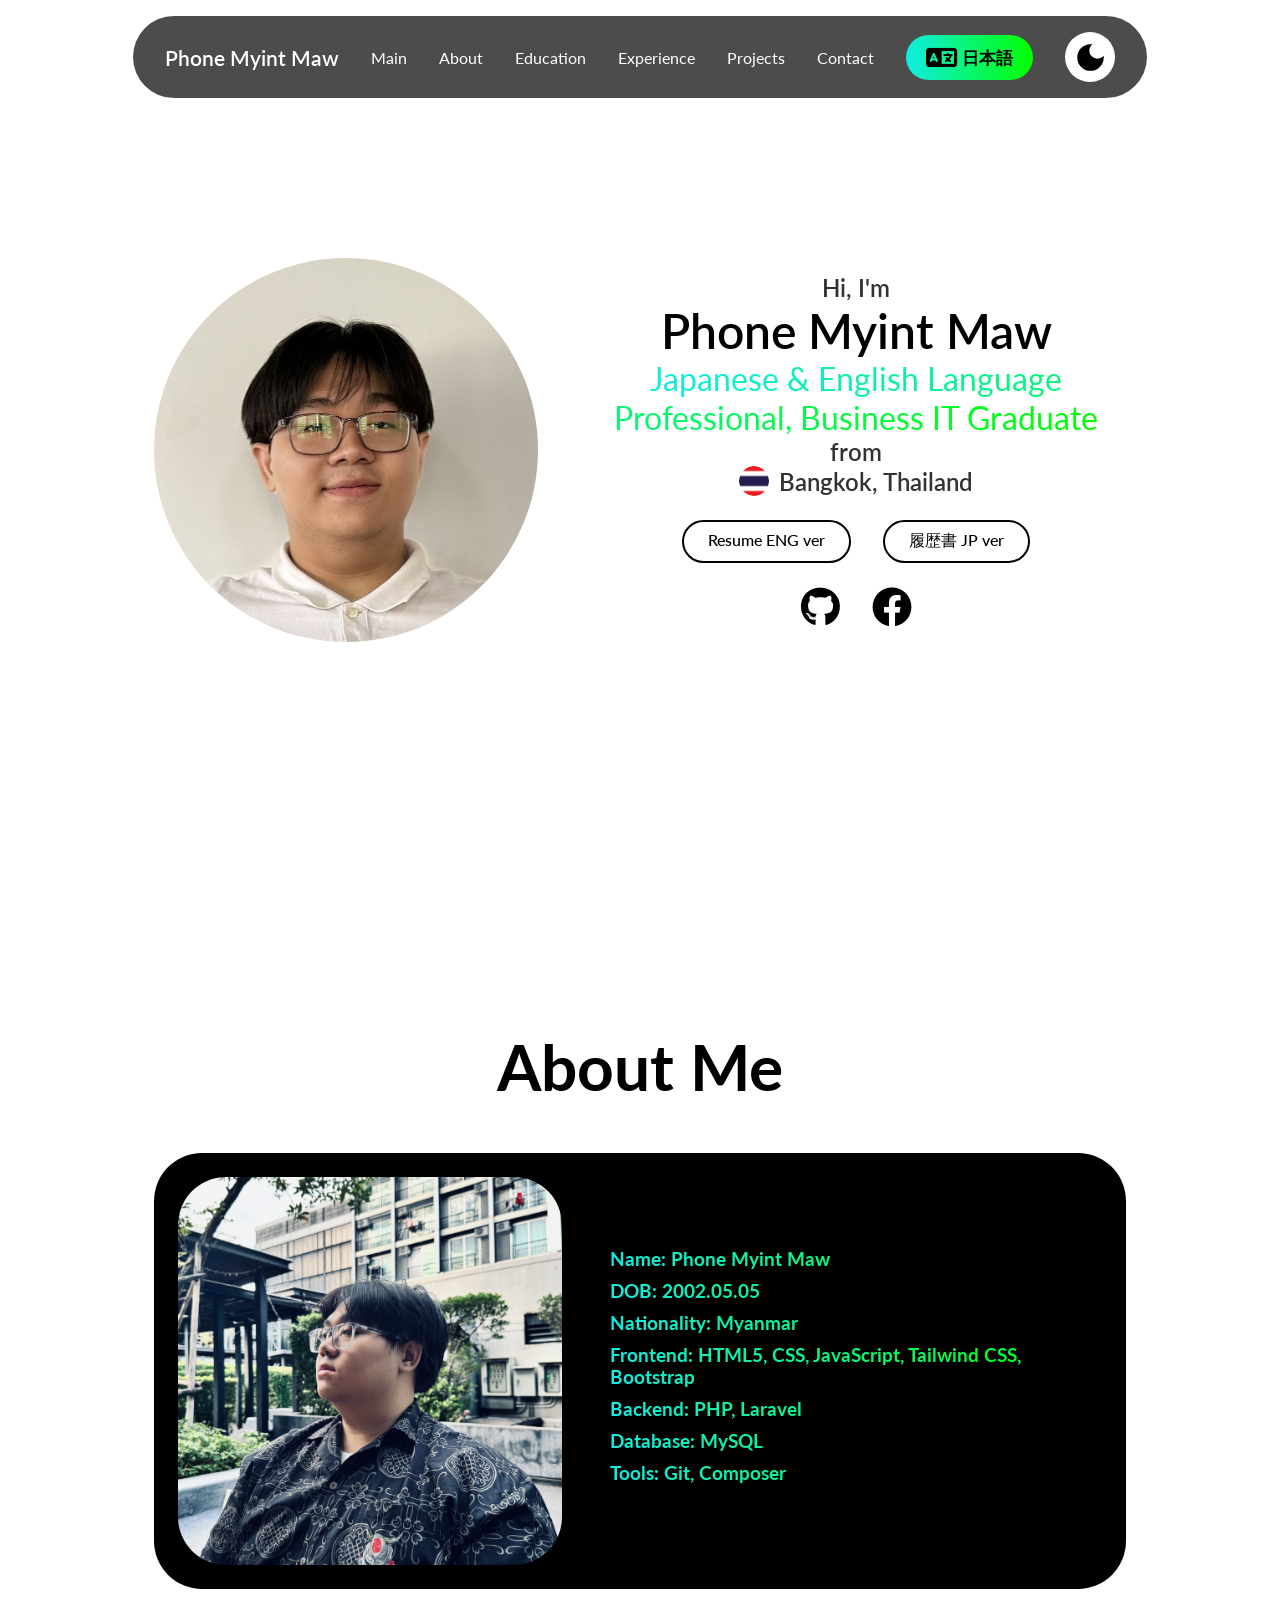
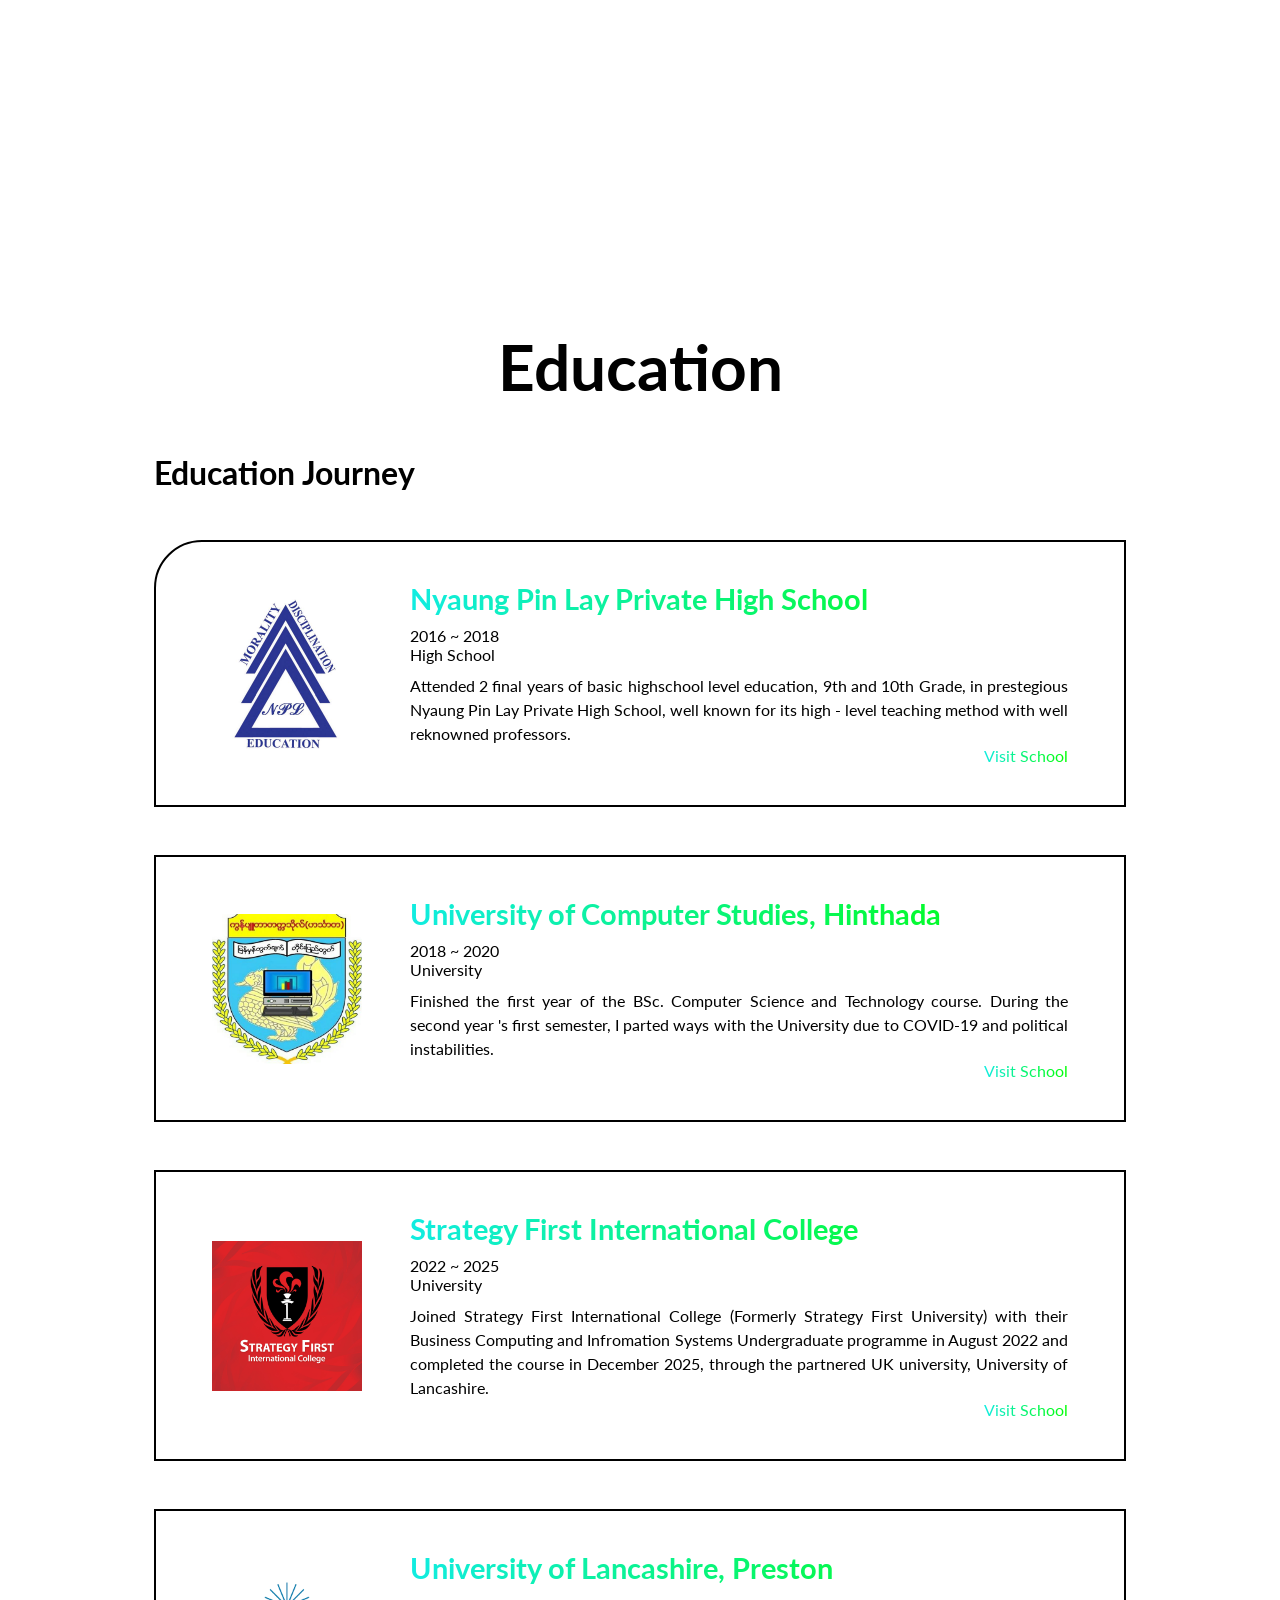
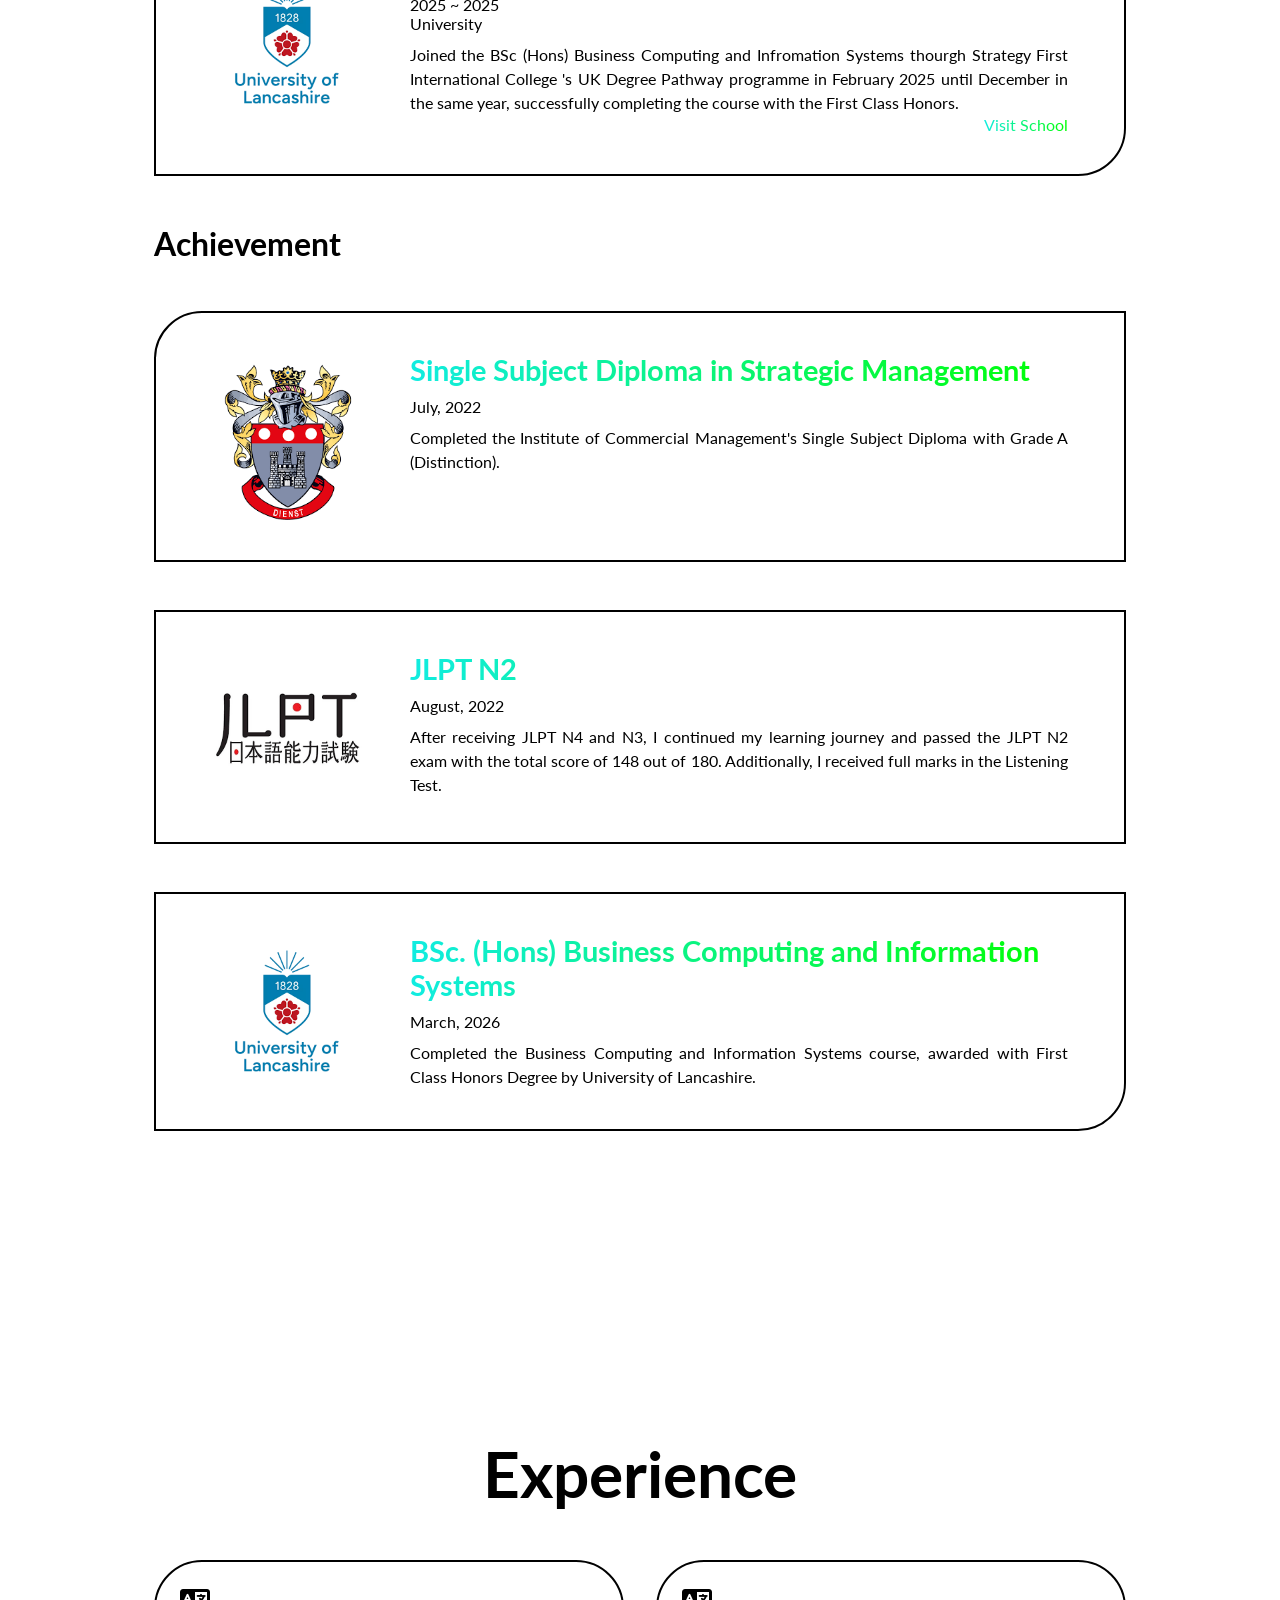
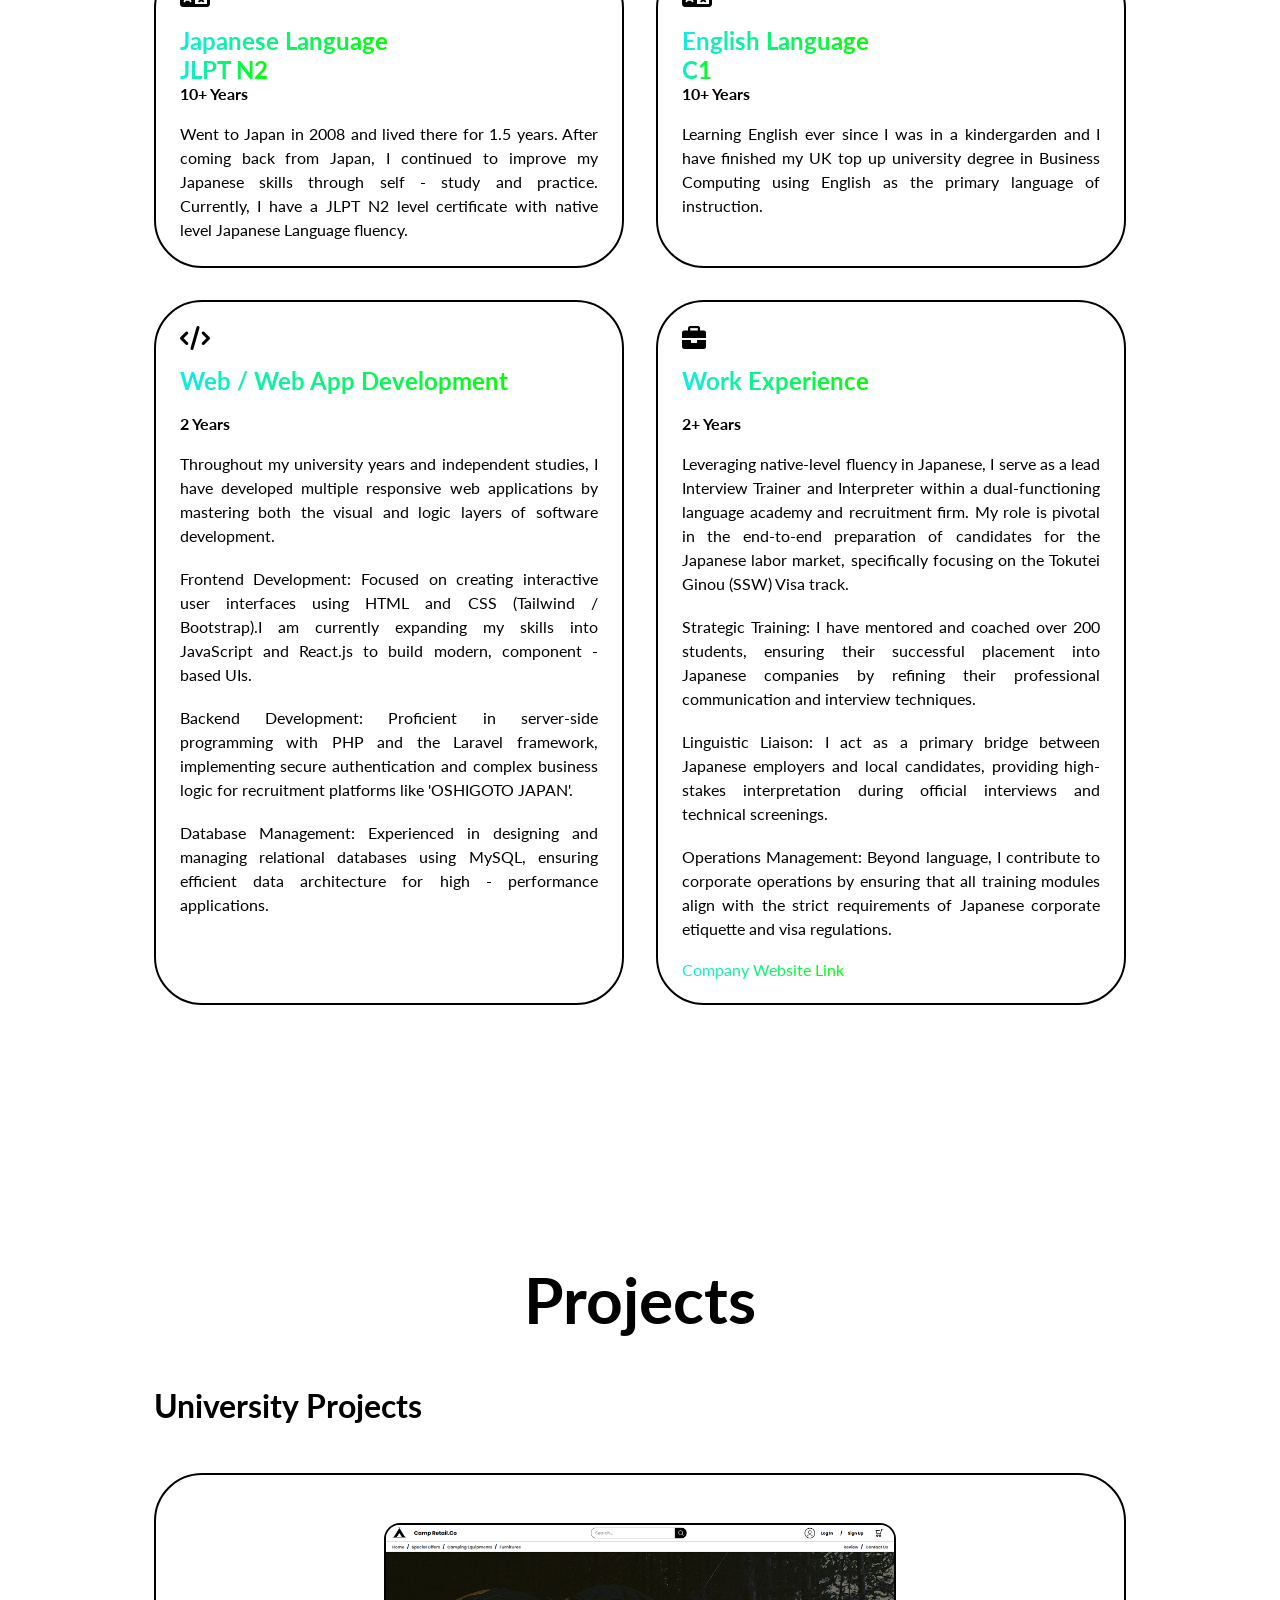
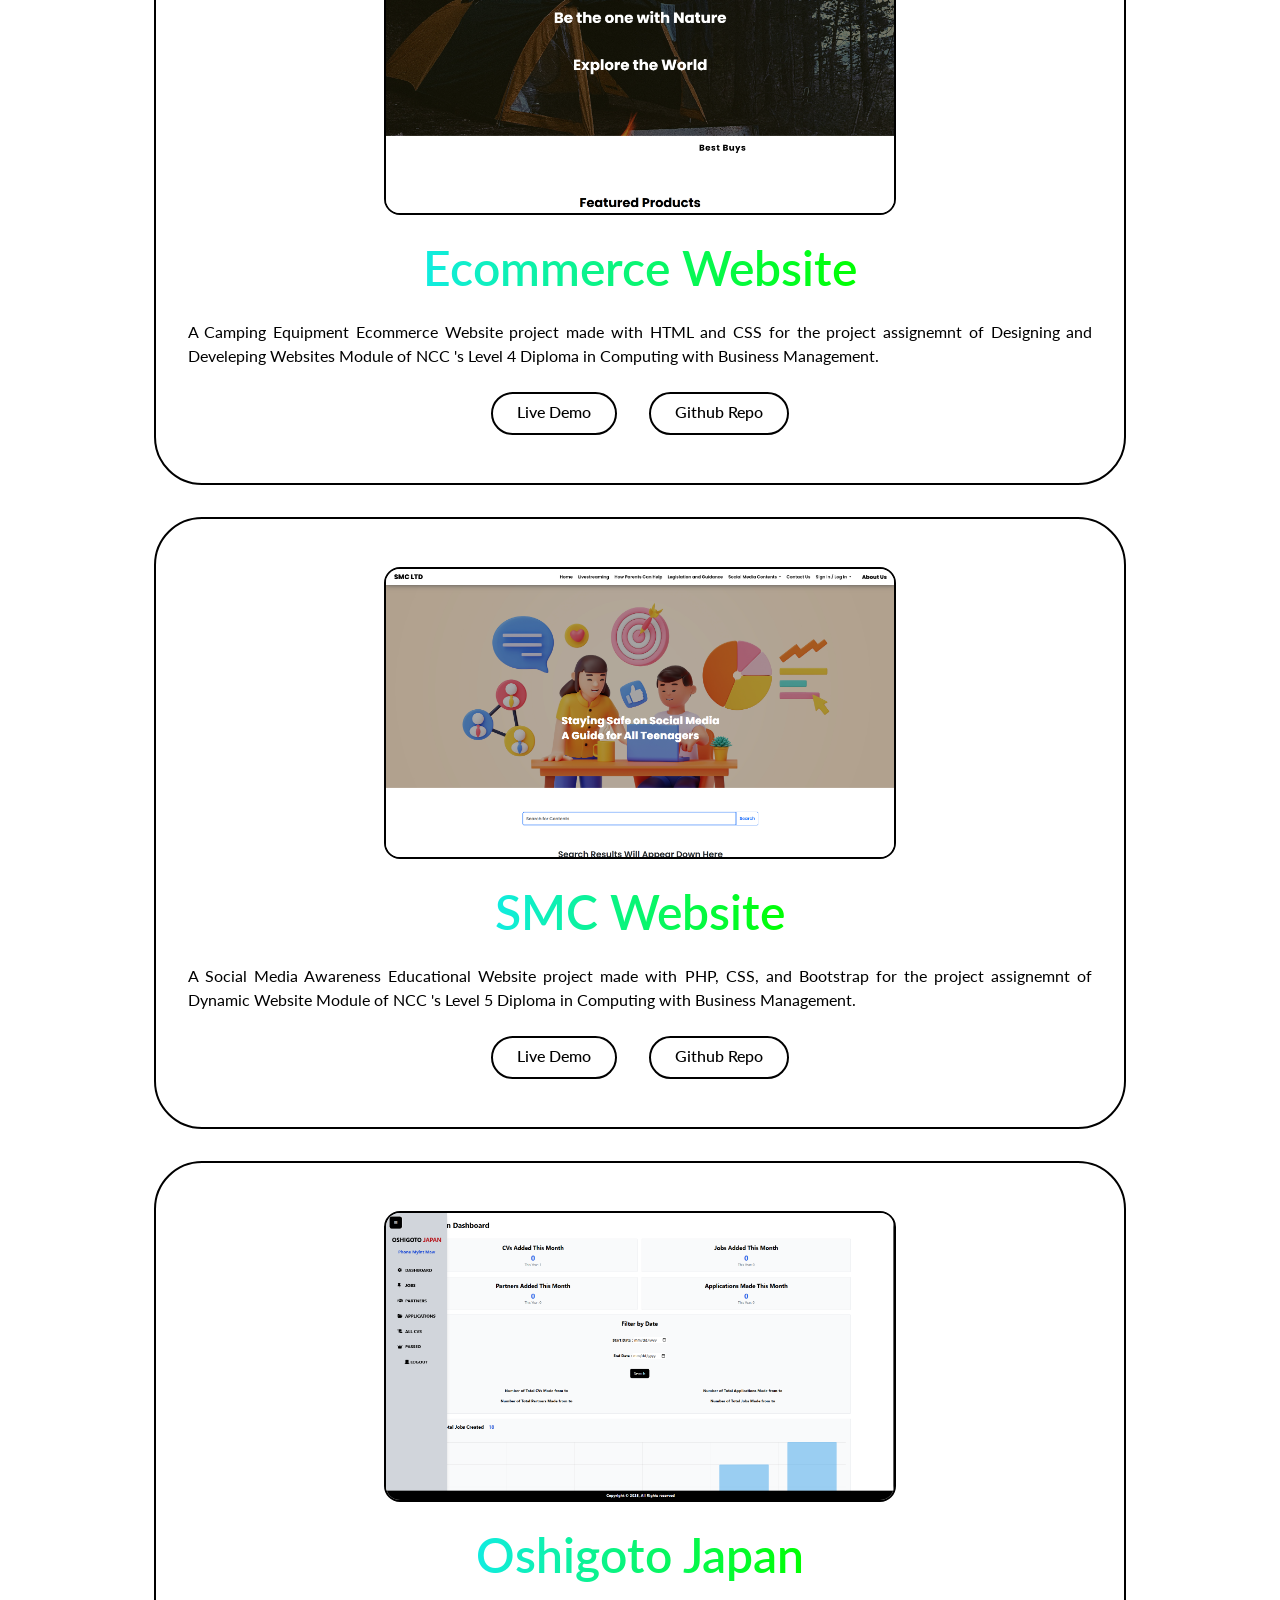
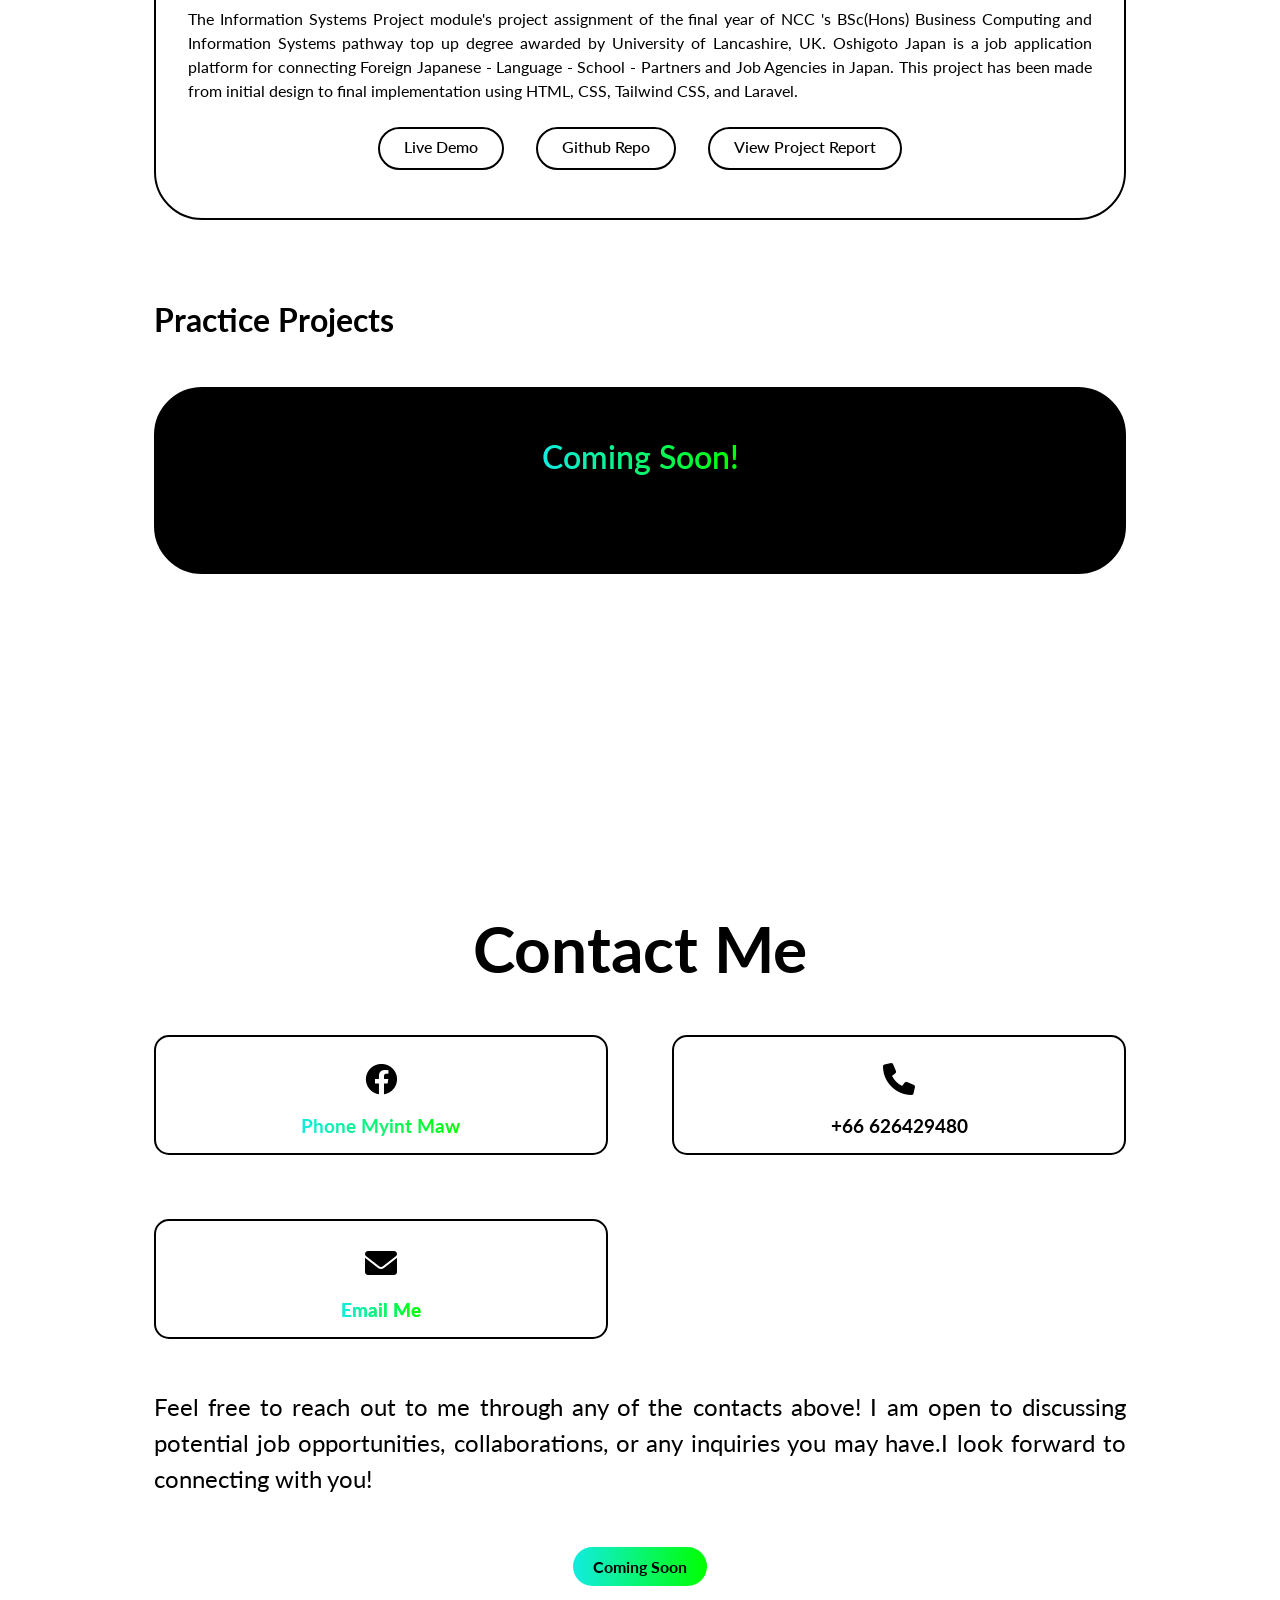
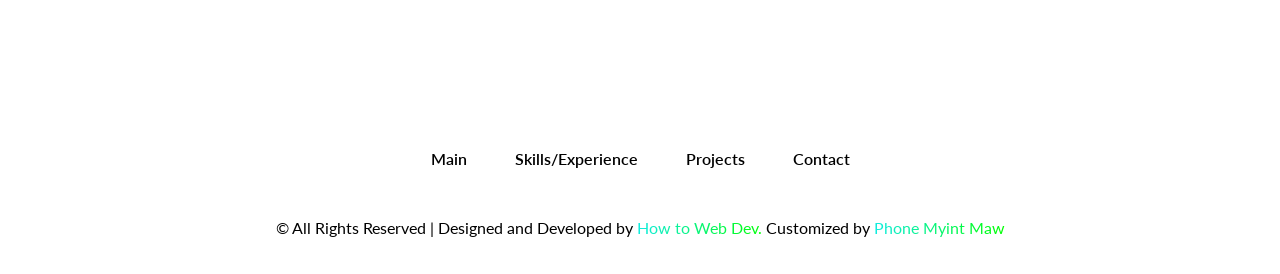
<file: index.html>
<!DOCTYPE html>
<html lang="en">

<head>
    <meta charset="UTF-8">
    <meta name="viewport" content="width=device-width, initial-scale=1.0">
    <title>Phone Myint Maw's Portfolio</title>
    <link rel="preconnect" href="https://fonts.googleapis.com">
    <link rel="preconnect" href="https://fonts.gstatic.com" crossorigin>
    <link
        href="https://fonts.googleapis.com/css2?family=Lato:ital,wght@0,100;0,300;0,400;0,700;0,900;1,100;1,300;1,400;1,700;1,900&display=swap"
        rel="stylesheet">
    <link rel="stylesheet" href="/css/styles.css">
    <link rel="stylesheet" href="https://cdnjs.cloudflare.com/ajax/libs/font-awesome/6.0.0-beta3/css/all.min.css">
</head>

<body>

    <header class="header">
        <a href="" class="logo">
            <span>Phone Myint Maw</span>
        </a>
        <ul class="nav-link">
            <li><a href="#main">Main</a></li>
            <li><a href="#aboutme">About</a></li>
            <li><a href="#education">Education</a></li>
            <li><a href="#experience">Experience</a></li>
            <li><a href="#projects">Projects</a></li>
            <li><a href="#contact">Contact</a></li>

            <li>
                <button id="lang-switch" class="lang-btn">
                    <i class="fa-solid fa-language">
                        <span data-lang="lang-info">
                            日本語
                        </span>
                    </i>
                </button>
            </li>
        </ul>
        <i class="fa-solid fa-bars" id="menu-icon"></i>
        <div class="theme-btn-section">
            <button id="theme-switch" class="theme-btn">
                <img class="to-dark" src="images/icons/dark.svg" alt="dark icon">
                <img class="to-light" src="images/icons/light.svg" alt="light icon">
            </button>
        </div>
    </header>

    <section id="main" class="about">
        <div class="about-container">
            <img class="profile" src="images/profile 1.JPEG" alt="">
            <div class="info-box">
                <div class="text">
                    <h3 data-lang="main-intro">Hi, I'm</h3>
                    <h1 data-lang="main-intro-name">Phone Myint Maw</h1>
                    <span data-lang="main-intro-profession">
                        Japanese & English Language Professional,
                        Business IT Graduate
                    </span>
                    <h3>from</h3>
                    <div class="location">
                        <img src="images/thai flag.png" alt="Thai Flag">
                        <h3 data-lang="main-intro-location">Bangkok, Thailand</h3>
                    </div>
                </div>

                <div class="btn-group">
                    <a href="/resume/Phone Myint Maw CV ENG.pdf" target="_blank">
                        <div class="btn">Resume ENG ver</div>
                    </a>

                    <a href="/resume/Phone Myint Maw CV JP.pdf" target="_blank">
                        <div class="btn">履歴書 JP ver</div>
                    </a>
                </div>

                <div class="socials">
                    <a href="https://github.com/PhoneMyintMaw" target="_blank">
                        <i class="fa-brands fa-github"></i>
                    </a>
                    <a href="https://www.facebook.com/phone.myint.maw" target="_blank">
                        <i class="fa-brands fa-facebook"></i>
                    </a>
                </div>
            </div>
        </div>
    </section>

    <section id="aboutme" class="aboutme">
        <h2 class="section-title" data-lang="skill-section-title">About Me</h2>
        <div class="skill-section">
            <div class="skill-img">
                <img src="images/profile 2.JPEG" alt="profile pic">
            </div>

            <div class="skill-detail">
                <h3 class="link-gradient" data-lang="skill-section-name">
                    Name: Phone Myint Maw
                </h3>
                <h3 class="link-gradient" data-lang="skill-DOB">
                    DOB: 2002.05.05
                </h3>
                <h3 class="link-gradient" data-lang="skill-section-nationality">
                    Nationality: Myanmar
                </h3>
                <h3 class="link-gradient">
                    <span data-lang="skill-frontend">Frontend:</span>
                    HTML5, CSS, JavaScript, Tailwind CSS, Bootstrap
                </h3>
                <h3 class="link-gradient">
                    <span data-lang="skill-backend">Backend:</span> PHP, Laravel
                </h3>
                <h3 class="link-gradient">
                    <span data-lang="skill-db">Database:</span> MySQL
                </h3>
                <h3 class="link-gradient">
                    <span data-lang="skill-tools">Tools:</span> Git, Composer
                </h3>
            </div>
        </div>
    </section>

    <section id="education" class="education">
        <h2 class="section-title" data-lang="edu-title">
            Education
        </h2>
        <div class="education-division">
            <h3 data-lang="edu-subtitle-1">
                Education Journey
            </h3>

            <div class="edu-journey-container">
                <div class="edu-info">
                    <div class="edu-card">
                        <div class="edu-img">
                            <img src="images/schools/NPL.jpg" alt="NPL">
                        </div>
                        <div>
                            <h4 class="link-gradient" data-lang="edu-sch1-name">Nyaung Pin Lay Private High School</h4>
                            <span>2016 ~ 2018</span><br>
                            <span data-lang="edu-sch1-type">High School</span>
                            <p data-lang="edu-sch1-desc">
                                Attended 2 final years of basic highschool level education, 9th and 10th Grade, in
                                prestegious Nyaung Pin Lay Private High School, well known for its high-level teaching
                                method with well reknowned professors.
                            </p>
                            <span class="school-link">
                                <a data-lang="edu-sch-link" class="link-gradient"
                                    href="https://www.facebook.com/profile.php?id=100070041143194">Visit School</a>
                            </span>

                        </div>
                    </div>
                    <div class="edu-card">
                        <div class="edu-img">
                            <img src="images/schools/UCSH.jpg" alt="ucsh">
                        </div>
                        <div>
                            <h4 class="link-gradient" data-lang="edu-sch2-name">University of Computer Studies, Hinthada
                            </h4>
                            <span>2018 ~ 2020</span><br>
                            <span data-lang="edu-sch2-type">University</span>
                            <p data-lang="edu-sch2-desc">
                                Finished the first year of the BSc. Computer Science and Technology course. During the
                                second year's first semester, I parted ways with the University due to COVID-19 and
                                political instabilities.
                            </p>
                            <span class="school-link">
                                <a data-lang="edu-sch-link" class="link-gradient" href="https://ucsh.edu.mm/">Visit
                                    School</a>
                            </span>
                        </div>
                    </div>
                    <div class="edu-card">
                        <div class="edu-img">
                            <img src="images/schools/SFU.jpg" alt="sfu">
                        </div>
                        <div>
                            <h4 class="link-gradient" data-lang="edu-sch3-name">Strategy First International College
                            </h4>
                            <span>2022 ~ 2025</span><br>
                            <span data-lang="">University</span>
                            <p data-lang="edu-sch3-desc">
                                Joined Strategy First International College (Formerly Strategy First University) with
                                their Business Computing and Infromation Systems Undergraduate programme in August 2022
                                and completed the course in December 2025, through the partnered UK university,
                                University of Lancashire.
                            </p>
                            <span class="school-link">
                                <a class="link-gradient"
                                    href="https://www.facebook.com/StrategyFirstInternationalCollege"
                                    data-lang="edu-sch-link">Visit
                                    School</a>
                            </span>
                        </div>
                    </div>
                    <div class="edu-card">
                        <div class="edu-img">
                            <img src="images/schools/UCLAN.png" alt="">
                        </div>
                        <div>
                            <h4 class="link-gradient" data-lang="edu-sch4-name">University of Lancashire, Preston</h4>
                            <span>2025 ~ 2025</span><br>
                            <span data-lang="edu-sch4-type">University</span>
                            <p data-lang="edu-sch4-desc">
                                Joined the BSc (Hons) Business Computing and Infromation Systems thourgh Strategy First
                                International College's UK Degree Pathway programme in February 2025 until December in
                                the same year, successfully completing the course with the First Class Honors.
                            </p>
                            <span class="school-link">
                                <a class="link-gradient" href="https://www.lancashire.ac.uk/" data-lang="edu-sch-link">
                                    Visit School</a>
                            </span>
                        </div>
                    </div>
                </div>
            </div>


        </div>

        <div class="education-division">
            <h3 data-lang="edu-subtitle-2">
                Achievements
            </h3>
            <div class="edu-info">
                <div class="edu-card">
                    <div class="edu-img">
                        <img src="images/certificates-logo/ICM.png" alt="jlpt">
                    </div>
                    <div>
                        <h4 class="link-gradient" data-lang="edu-acv1-name">Single Subject Diploma in Strategic
                            Management</h4>
                        <span data-lang="edu-acv1-date">July, 2022</span><br>
                        <p data-lang="edu-acv1-desc">
                            Completed the Institute of Commercial Management's Single Subject Diploma with Grade A
                            (Distinction).
                        </p>
                    </div>
                </div>
                <div class="edu-card">
                    <div class="edu-img">
                        <img src="images/certificates-logo/JLPT.webp" alt="jlpt">
                    </div>
                    <div>
                        <h4 class="link-gradient" data-lang="edu-acv2-name">JLPT N2</h4>
                        <span data-lang="edu-acv2-date">August, 2022</span><br>
                        <p data-lang="edu-acv2-desc">
                            After receiving JLPT N4 and N3, I continued my learning journey and passed the JLPT N2 exam
                            with the total score of 148 out of 180. Additionally, I received full marks in the Listening
                            Test.
                        </p>
                    </div>
                </div>

                <div class="edu-card">
                    <div class="edu-img">
                        <img src="images/certificates-logo/UCLAN.png" alt="jlpt">
                    </div>
                    <div>
                        <h4 class="link-gradient" data-lang="edu-acv3-name">BSc. (Hons) Business Computing and
                            Information Systems</h4>
                        <span data-lang="edu-acv3-date">March, 2026</span><br>
                        <p data-lang="edu-acv3-desc">
                            Completed the Business Computing and Information Systems course, awarded with First Class
                            Honors Degree by University of Lancashire.
                        </p>
                    </div>
                </div>
            </div>

        </div>


    </section>

    <section id="experience" class="experience">
        <h2 class="section-title" data-lang="experience-title">
            Skills & Experience
        </h2>
        <div class="experience-info">

            <div class="grid">

                <div class="grid-card">
                    <i class="fa-solid fa-language"></i>
                    <span data-lang="experience-title-1">
                        Japanese Language
                    </span>
                    <span>JLPT N2</span>
                    <h4 data-lang="experience-title-1-years">10+ Years</h4><br>
                    <p data-lang="experience-title-1-desc">
                        Went to Japan in 2008 and lived there for 1.5 years. After
                        coming back from Japan, I continued to
                        improve my Japanese skills through self-study and practice.
                        Currently, I have a JLPT N2 level certificate with native
                        level Japanese Language fluency.
                    </p>
                </div>
                <div class="grid-card">
                    <i class="fa-solid fa-language"></i>
                    <span data-lang="experience-title-2">
                        English Language
                    </span>
                    <span>C1</span>
                    <h4 data-lang="experience-title-2-years">10+ Years</h4><br>
                    <p data-lang="experience-title-2-desc">
                        Learning English ever since I was in a kindergarden and I have
                        finished my UK top up university degree in Business Computing
                        using English as the primary language of instruction.
                    </p>
                </div>
                <div class="grid-card">
                    <i class="fa-solid fa-code"></i>
                    <span data-lang="experience-title-3">
                        Web / Web App Development
                    </span>
                    <br>
                    <h4 data-lang="experience-title-3-years">3 Years</h4><br>
                    <p data-lang="experience-title-3-desc">
                        Throughout my university years and independent studies, I have developed multiple responsive web
                        applications by mastering both the visual and logic layers of software development.
                    </p>
                    <br>
                    <div>
                        <p data-lang="experience-title-3-desc1">
                            Frontend Development: Focused on creating interactive user interfaces using HTML and CSS
                            (Tailwind / Bootstrap).I am currently expanding my skills into JavaScript and React.js to
                            build
                            modern, component - based UIs.
                        </p><br>
                        <p data-lang="experience-title-3-desc2">
                            Backend Development: Proficient in server-side programming with PHP and the Laravel
                            framework,
                            implementing secure authentication and complex business logic for recruitment platforms like
                            "OSHIGOTO JAPAN."
                        </p><br>
                        <p data-lang="experience-title-3-desc3">
                            Database Management: Experienced in designing and managing relational databases using MySQL,
                            ensuring efficient data architecture for high-performance applications.
                        </p>
                    </div>
                </div>
                <div class="grid-card">
                    <i class="fa-solid fa-briefcase"></i>
                    <span data-lang="experience-title-4">Work Experience</span><br>
                    <h4 data-lang="experience-title-4-years">2+ Years</h4><br>
                    <p data-lang="experience-title-4-desc">
                        Leveraging native-level fluency in Japanese, I serve as a lead Interview Trainer and Interpreter
                        within a dual-functioning language academy and recruitment firm. My role is pivotal in the
                        end-to-end preparation of candidates for the Japanese labor market, specifically focusing on the
                        Tokutei Ginou (SSW) Visa track.
                    </p>
                    <br>
                    <div>
                        <p data-lang="experience-title-4-desc1">
                            Strategic Training: I have mentored and coached 200 students, ensuring their successful
                            placement into Japanese companies by refining their professional communication and interview
                            techniques.
                        </p><br>
                        <p data-lang="experience-title-4-desc2">
                            Linguistic Liaison: I act as a primary bridge between Japanese employers and local
                            candidates, providing high-stakes interpretation during official interviews and technical
                            screenings.
                        </p><br>
                        <p data-lang="experience-title-4-desc3">
                            Operations Management: Beyond language, I contribute to corporate operations by ensuring
                            that all training modules align with the strict requirements of Japanese corporate etiquette
                            and visa regulations.
                        </p>
                    </div>
                    <br>
                    <a data-lang="experience-title-4-link" class="link-gradient"
                        href="https://jmts-mm.com/en/profile-e/staff-e/" target="_blank">
                        Company Website Link
                    </a>
                </div>

            </div>

        </div>
    </section>

    <section id="projects" class="projects">
        <h2 data-lang="project-title" class="section-title">
            Projects
        </h2>

        <div class="projects-division">
            <h3 data-lang="project-uni">University Projects</h3>
            <div class="project-grid">
                <div class="project-card">
                    <img src="images/websites/L4DCBM.png" alt="L4 DCBM Project">
                    <h3 data-lang="project-title-1">Ecommerce Website</h3>
                    <p data-lang="project-title-1-desc">
                        A Camping Equipment Ecommerce Website project made with
                        HTML and CSS for the project assignemnt of Designing and
                        Develeping Websites Module of NCC's Level 4 Diploma in
                        Computing with Business Management.
                    </p>
                    <div class="btn-group">
                        <a data-lang="project-btn-live" class="btn" href="/camping" target="_blank">
                            Live Demo
                        </a>
                        <a data-lang="project-btn-repo" class="btn link-black"
                            href="https://github.com/PhonemyintMaw/SFU-L4-Camping-Equipment.git" target="_blank">Github
                            Repo
                        </a>
                    </div>
                </div>
                <div class="project-card">
                    <img src="images/websites/L5DCBM.png" alt="">
                    <h3 data-lang="project-title-2">SMC Website</h3>
                    <p data-lang="project-title-2-desc">
                        A Social Media Awareness Educational Website project
                        made with PHP, CSS, and Bootstrap for the project
                        assignemnt of Dynamic Website Module of NCC's Level 5
                        Diploma in Computing with Business Management
                    </p>
                    <div class="btn-group">
                        <a data-lang="project-btn-live" class="btn" href="/smc" target="_blank">
                            Live Demo
                        </a>
                        <a data-lang="project-btn-repo" class="btn link-black"
                            href="https://github.com/PhonemyintMaw/SFU-L5-SMC.git" target="_blank">
                            Github Repo
                        </a>
                    </div>
                </div>
                <div class="project-card">
                    <img src="images/websites/UCLANL61.png" alt="">
                    <h3 data-lang="project-title-3">Oshigoto Japan</h3>
                    <p data-lang="project-title-3-desc">
                        The Information Systems Project module's project
                        assignment of the final year of NCC's
                        BSc (Hons) Business Computing and Information Systems
                        pathway top up degree awarded by University of Lancashire,
                        UK. Oshigoto Japan is a job application platform for
                        connecting Foreign Japanese-Language-School-Partners and Job
                        Agencies in Japan. This project has been made from initial
                        design to final implementation using HTML, CSS, Tailwind CSS,
                        and Laravel.
                    </p>
                    <div class="btn-group">
                        <a data-lang="project-btn-live" class="btn" href="/oshigoto/public/" target="_blank">
                            Live Demo
                        </a>
                        <a data-lang="project-btn-repo" class="btn"
                            href="https://github.com/PhonemyintMaw/UCLAN-L6-Laravel---Oshigoto.git" target="_blank">
                            Github Repo
                        </a>
                        <a data-lang="project-btn-report" class="btn"
                            href="/report/200495_Phone Myint Maw_ISP Final Report_Autumn 2025.pdf" target="_blank">View
                            Project Report
                        </a>
                    </div>
                </div>
            </div>
        </div>

        <div class="projects-division">
            <h3 data-lang="project-practice">Practice Projects</h3>
            <!-- Placeholder for future projects -->

            <div class="coming-soon">
                <h3>Coming Soon!</h3>
            </div>
        </div>
    </section>

    <section id="contact" class="contact">
        <h2 data-lang="contact-title" class="section-title">
            Contact Me
        </h2>
        <div class="contact-section">
            <a class="contact-card" href="https://www.facebook.com/phone.myint.maw" target="_blank">
                <div class="contact-card-upper">
                    <i class="fa-brands fa-facebook"></i>
                </div>
                <div class="contact-card-lower">
                    <h3 class="link-gradient">Phone Myint Maw</h3>
                </div>
            </a>
            <div class="contact-card">
                <div class="contact-card-upper">
                    <i class="fa-solid fa-phone "></i>
                </div>
                <div class="contact-card-lower">
                    <h3 class="contact-num">+66 626429480</h3>
                </div>
            </div>
            <a class="contact-card" href="email.html">
                <div>
                    <div class="contact-card-upper">
                        <i class="fa-solid fa-envelope"></i>
                    </div>

                    <div class="link-gradient contact-card-lower">
                        <h3 class="link-gradient " data-lang="contact-email">Email Me</h3>
                    </div>
                </div>
            </a>
        </div>
        <div class="contact-moreinfo">
            <p data-lang="contact-moreinfo-desc">
                Feel free to reach out to me through any of the contacts above! I am
                open to discussing potential job opportunities, collaborations, or
                any inquiries you may have. I look forward to connecting with you!
            </p>
            <button class="visit-btn">Coming Soon</button> <!-- Wesite Button -->
        </div>
    </section>

    <footer>
        <ul>
            <li><a href="#main">Main</a></li>
            <li><a href="#experience">Skills/Experience</a></li>
            <li><a href="#projects">Projects</a></li>
            <li><a href="#contact">Contact</a></li>
        </ul>
        <p class="copyright">
            © All Rights Reserved | Designed and Developed by
            <a class="link-gradient" href="https://youtu.be/NWZQkwXtHJo?si=r0a_pBISPK3tS9-r" target="_blank">
                How to Web Dev.
            </a>
            Customized by <span class="link-gradient">Phone Myint Maw</span>
        </p>
    </footer>

    <script src="index.js"></script>

</body>

</html>
</file>
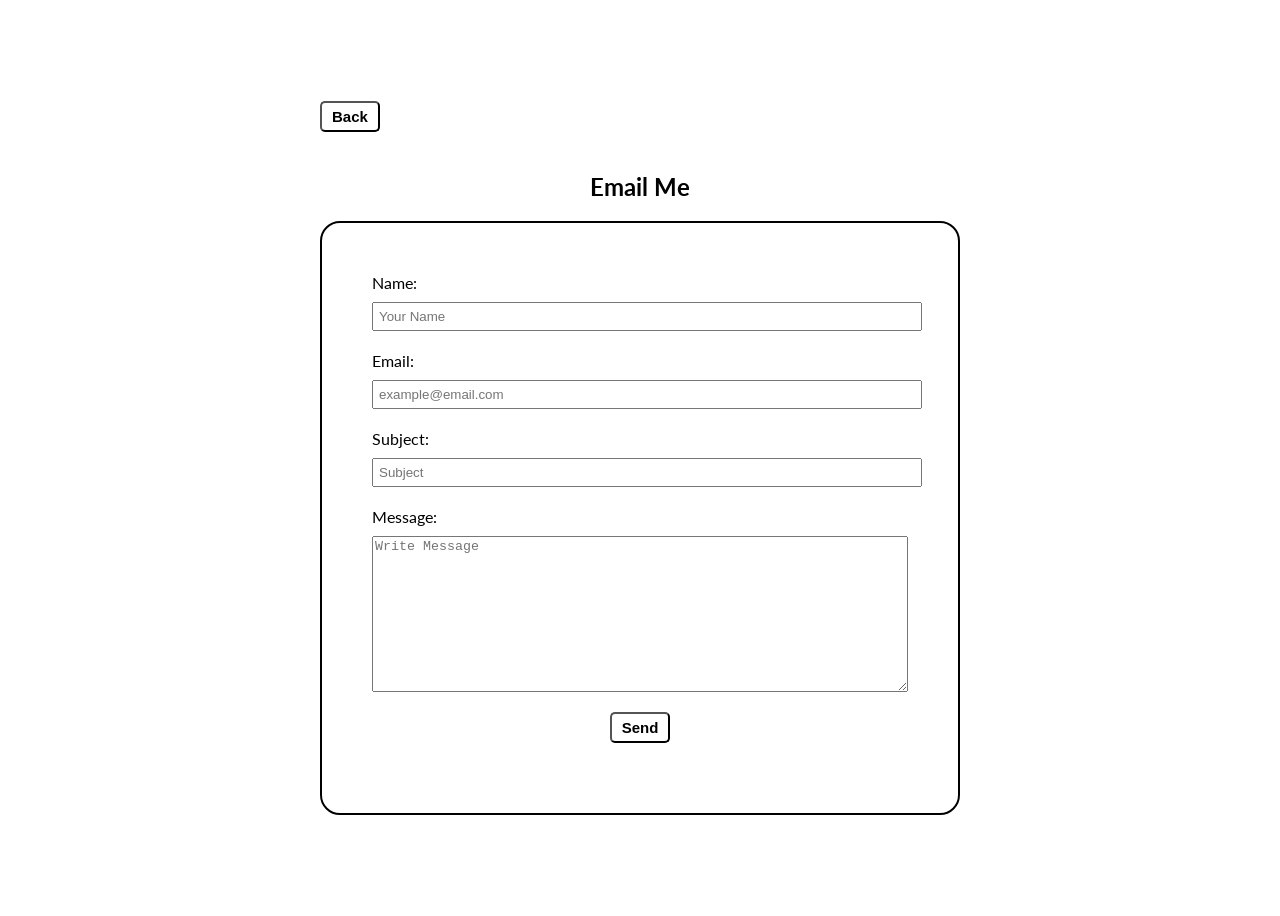
<file: email.html>
<!DOCTYPE html>
<html lang="en">

<head>
    <meta charset="UTF-8">
    <meta name="viewport" content="width=device-width, initial-scale=1.0">
    <title>Email Phone Myint Maw</title>
    <link
        href="https://fonts.googleapis.com/css2?family=Lato:ital,wght@0,100;0,300;0,400;0,700;0,900;1,100;1,300;1,400;1,700;1,900&display=swap"
        rel="stylesheet">
    <link rel="stylesheet" href="/css/email.css">
</head>

<body>

    <section class="email-page-main">
        <a href="http://phonemyintmaw.dev">
            <button class="back-btn">
                Back
            </button>
        </a>
        <div class="head">
            <h1>Email Me</h1>
        </div>
        <div class="email-section">

            <div class="left-side">


                <img src="images/paperplane.png" alt="paperplane">


            </div>
            <div class="boundary">
                |
            </div>
            <form class="email-section-body-msg" action="send_email.php" method="POST">
                <div class="msg-part">
                    <div class="msg-sections">
                        <label for="name">Name:</label>
                        <input type="text" name="name" id="name" placeholder="Your Name" required>
                    </div>
                    <div class="msg-sections">
                        <label for="email">Email:</label>
                        <input name="email" id="email" type="email" placeholder="example@email.com" required>
                    </div>
                    <div class="msg-sections">
                        <label for="subject">Subject:</label>
                        <input type="text" id="subject" name="subject" placeholder="Subject" required>
                    </div>
                    <div class="msg-sections-message">
                        <label for="content">Message:</label>
                        <textarea name="message" id="message" type="text" rows="10" placeholder="Write Message"
                            required></textarea>
                    </div>
                </div>
                <div class="btn-part">
                    <button type="submit">Send</button>
                </div>

            </form>

        </div>

    </section>
</body>

</html>
</file>
<file: css/styles.css>
:root {
    --bg: rgba(255, 255, 255);
    --bg-head: rgba(0, 0, 0, 0.7);
    --light: black;
    --reverse-light: white;
    --light-border: 2px solid rgb(0, 0, 0);
    --reverse-light-border: 2px solid rgb(255, 255, 255);
    --theme-btn: block;
    --theme-btn-reverse: none;
}

[data-theme="dark"] {
    --bg: rgba(0, 0, 0, 0.918);
    --bg-head: rgba(255, 255, 255, 0.432);
    --light: white;
    --reverse-light: black;
    --light-border: 2px solid rgb(255, 255, 255);
    --reverse-light-border: 2px solid rgb(0, 0, 0);
    --theme-btn: none;
    --theme-btn-reverse: block;
}

* {
    margin: 0;
    padding: 0;
    font-family: lato;
    box-sizing: border-box;
    text-decoration: none;
    scroll-behavior: smooth;
    list-style: none;
}

body {
    background-color: var(--bg);
}

h1,
h2,
h3 {
    color: var(--light);
}

p {
    text-align: justify;
    line-height: 1.5;
}


/* MENU BAR */

header {
    position: fixed;
    top: 1rem;
    left: 50%;
    transform: translateX(-50%);
    display: flex;
    align-items: center;
    gap: 5rem;
    justify-content: center;
    background-color: var(--bg-head);
    backdrop-filter: blur(8px);
    color: white;
    padding: 0.5rem 1.5rem;
    border-radius: 3rem;
    z-index: 1000;
}

.logo {
    color: white;
    font-size: 1.3rem;
    font-weight: 600;
    text-wrap: nowrap;
    transition: 0.3s ease-in-out;
}

.logo:hover {
    transform: scale(1.1);
}

.nav-link {
    display: flex;
    align-items: center;
    gap: 2rem;
}

ul li a {
    position: relative;
    color: white;
    font-weight: 400;
}

ul li a::before {
    position: absolute;
    content: ' ';
    width: 0;
    left: 0;
    height: 5px;
    top: 25px;
    border-radius: 1rem;
    transition: 0.3s ease-in-out;
    background: linear-gradient(to right, rgb(17, 236, 225), rgb(0, 255, 0));
}

ul li a:hover::before {
    width: 100%;
}

.lang-btn,
.visit-btn {
    background: linear-gradient(to right, rgb(17, 236, 225), rgb(0, 255, 0));
    color: rgb(0, 0, 0);
    padding: 10px 20px;
    border-radius: 3rem;
    font-weight: bold;
    border: none;
    font-size: 1rem;
    cursor: pointer;
    text-wrap: nowrap;
    transition: 0.5s ease-in-out;
}

#theme-switch {
    height: 50px;
    width: 50px;
    padding: 0;
    border-radius: 50%;
    display: flex;
    justify-content: center;
    align-items: center;
    border: none;
    transition: 0.3s ease-in-out;
    background-color: var(--reverse-light);
}

#theme-switch:hover {
    transform: scale(1.1);
}

#theme-switch img {
    height: 35px;
}

#theme-switch img:last-child {
    display: var(--theme-btn-reverse);
}

#theme-switch img:first-child {
    display: var(--theme-btn);
}

.lang-btn:hover,
.visit-btn:hover {
    background: linear-gradient(to right, rgb(0, 255, 0), rgb(17, 236, 225));
    transform: scale(1.1);
}

.lang-btn i {
    font-size: 25px;
    display: flex;
    align-items: center;
}

.lang-btn i span {
    margin-left: 5px;
    font-size: 17px;
}

#menu-icon {
    font-size: 2rem;
    display: none;
}


/* MAIN */

section {
    min-height: 100vh;
    padding: 8rem 12%;
    width: 100%;
    position: relative;
}

.about {
    display: flex;
    align-items: center;
    justify-content: center;
}

.about .about-container {
    display: flex;
    align-items: center;
    justify-content: center;
    gap: 10rem;
}

.about img {
    width: 30vw;
    border-radius: 50%;
}

.location {
    display: flex;
    align-items: center;
    justify-content: center;
    gap: 10px;
}

.location img {
    width: 30px;
}

.info-box {
    display: flex;
    flex-direction: column;
    text-align: center;
    align-items: center;
    justify-content: center;
    gap: 1.5rem;
}

.info-box h3 {
    font-size: 1.5rem;
    font-weight: 600;
    opacity: 0.8;
}

.info-box h1 {
    font-size: 3rem;
    font-weight: 600;
}

.info-box span {
    background: linear-gradient(to right, rgb(17, 236, 225), rgb(0, 255, 0));
    background-clip: text;
    color: transparent;
    font-size: 2rem;
}

.btn-group {
    display: flex;
    gap: 2rem;
    align-items: center;
}

.btn {
    color: var(--light);
    border-radius: 3rem;
    padding: 0.5rem 1.5rem;
    border: var(--light-border);
    cursor: pointer;
    font-weight: 500;
    text-wrap: nowrap;
    transition: 0.2s ease-in-out;
    height: 43px;
}

.btn:hover {
    background-color: var(--light);
    color: var(--reverse-light);
}

.socials {
    display: flex;
    gap: 2rem;
}

.socials a {
    color: var(--light);
}

.socials i {
    font-size: 2.5rem;
    cursor: pointer;
    transition: 0.2s ease-in-out;
}

.socials i:hover {
    transform: scale(1.2);
}

.section-title {
    text-align: center;
    font-size: 4rem;
    font-weight: bold;
    margin-bottom: 3rem;
}

/* ABOUT */

.skill-section {
    background-color: var(--light);
    color: var(--light);
    border-radius: 3rem;
    padding: 1.5rem;
    display: flex;
    align-items: center;
    cursor: pointer;
    transition: 0.3s ease-in-out;
}

.skill-section h3 {
    margin-bottom: 10px;
}

.skill-img img {
    width: 20vw;
    border-radius: 3rem;
}

.skill-detail {
    margin-left: 3rem;
}

/* Education */

.edu-journey-container {
    display: flex;
    justify-content: center;
}

.education-division {
    margin-bottom: 3rem;
}

.edu-info {
    display: grid;
    grid-template-columns: repeat(1, 1fr);
    gap: 3rem;
}

.edu-card {
    display: grid;
    grid-template-columns: 1fr 5fr;
    border: var(--light-border);
    padding: 1rem 2rem;
    transition: 0.3s ease-in-out;
    color: var(--light);
}

.edu-card:hover {
    transform: scale(1.02);
    background-color: var(--light);
    color: var(--reverse-light);
}


.edu-card:first-child {
    border-top-left-radius: 3rem;
}

.edu-card:last-child {
    border-bottom-right-radius: 3rem;
}

.edu-card img {
    width: 150px;
}

.edu-img {
    display: flex;
    justify-content: center;
    align-items: center;
}

.edu-card h4 {
    margin-bottom: 10px;
    font-size: 1.8rem;
}

.edu-card p {
    margin-top: 10px;
}

.edu-card div {
    padding: 1.5rem;
}

.school-link {
    display: flex;
    justify-content: end;
    margin: 0;
    padding: 0;
}



/* Experience */

.experience-info {
    display: flex;
    align-items: center;
    justify-content: center;
    gap: 5rem;
}



.grid {
    display: grid;
    grid-template-columns: repeat(2, 1fr);
    gap: 2rem;
}

.grid-card {
    border: var(--light-border);
    color: var(--light);
    border-radius: 3rem;
    padding: 1.5rem;
    display: flex;
    flex-direction: column;
    align-items: baseline;
    justify-content: left;
    cursor: pointer;
    transition: 0.3s ease-in-out;
}

.grid-card:hover {
    transform: scale(1.02);
    background-color: var(--light);
    color: var(--reverse-light);
}

.grid-card i {
    font-size: 1.5rem;
    margin-bottom: 1rem;
}

.grid-card span {
    font-size: 1.5rem;
    font-weight: bold;
    background: linear-gradient(to right, rgb(17, 236, 225), rgb(0, 255, 0));
    background-clip: text;
    color: transparent;
}

/* Projects */

.projects-division {
    margin-bottom: 5rem;
}

.projects-division h3:first-child,
.education-division h3 {
    font-size: 2rem;
    margin-bottom: 3rem;
}

.project-grid {
    display: grid;
    grid-template-columns: repeat(2, 1fr);
    gap: 2rem;
}

.project-card,
.coming-soon {
    padding: 3rem 2rem;
    display: flex;
    flex-direction: column;
    align-items: center;
    justify-content: center;
    text-align: center;
    gap: 1.5rem;
    border: var(--light-border);
    border-radius: 3rem;
    cursor: pointer;
    transition: 0.3s ease-in-out;
    color: var(--light);
}

.project-card:hover,
.contact-card:hover {
    transform: translateY(-10px) scale(1.02);
    background-color: var(--light);
    color: var(--reverse-light);
}

.coming-soon {
    background-color: var(--light);
    margin-top: 1.5rem;
}

.coming-soon:hover {
    transform: translateY(-10px) scale(1.02);
}

.project-card img {
    width: 30vw;
    border-radius: 1rem;
    border: var(--light-border);
}

.project-card:hover img {
    border: var(--reverse-light-border);
}

.project-card .btn {
    color: var(--light);
}

.project-card:hover .btn,
.project-card:hover .btn-group a {
    border: var(--reverse-light-border);
    color: var(--reverse-light);
}

.project-card:hover .btn:hover,
.project-card:hover .btn-group a:hover {
    border: var(--light-border);
    background-color: var(--reverse-light);
    color: var(--light);
}

.project-card h3,
.coming-soon h3 {
    font-size: 3rem;
    font-weight: 600;
    background: linear-gradient(to right, rgb(17, 236, 225), rgb(0, 255, 0));
    background-clip: text;
    color: transparent;

}


/* Contact */

.contact-section {
    display: grid;
    grid-template-columns: repeat(auto-fit, minmax(300px, 1fr));
    align-items: center;
    justify-content: center;
    gap: 4rem;
    margin-bottom: 50px;
}

.contact-card {
    border: var(--light-border);
    border-radius: 15px;
    padding: 1rem 4rem;
    cursor: pointer;
    transition: 0.3s ease-in-out;
    color: var(--light);
}

.contact-card i {
    font-size: 2rem;
    padding: 10px;
    margin-bottom: 10px;
}

.contact-card a:hover {
    text-decoration: none;
}

.contact-card-upper,
.contact-card-lower {
    display: flex;
    align-items: center;
    justify-content: center;
    gap: 10px;
}

.contact-moreinfo {
    display: flex;
    flex-direction: column;
    justify-content: center;
    align-items: center;
    font-size: 1.5rem;
}

.contact-num {
    transition: 0.3s ease-in-out;
}

.contact-card:hover .contact-num {
    color: var(--reverse-light);
}

.contact-moreinfo p {
    margin-bottom: 50px;
    color: var(--light);
}



/* FOOTER */

footer {
    bottom: 0;
    left: 0;
    height: 10rem;
    width: 100%;
    display: flex;
    flex-direction: column;
    gap: 1rem;
    align-items: center;
    justify-content: center;
}

footer ul {
    display: flex;
    gap: 3rem;
    align-items: center;
}

footer ul li a {
    color: var(--light);
    font-weight: 600;
}

.copyright {
    font-size: 300;
    margin-top: 2rem;
    color: var(--light);
}

.link-gradient {
    background: linear-gradient(to right, rgb(17, 236, 225), rgb(0, 255, 0));
    background-clip: text;
    color: transparent;
}

/* All translatable elements */
[data-lang] {
    transition: opacity 0.2s ease, transform 0.2s ease;
}

.lang-changing {
    opacity: 0;
    transform: translateY(2px);
}

/* SCROLLBAR */

::-webkit-scrollbar {
    width: 20px;
}

::-webkit-scrollbar-thumb {
    background: linear-gradient(to bottom, rgb(17, 236, 225), rgb(0, 255, 0));
}

/* Responsiveness */

@media (max-width: 1622px) {
    .project-card img {
        width: 40vw;
    }

    .project-grid {
        grid-template-columns: 1fr;
    }
}

@media (max-width: 1280px) {
    header {
        padding: 1rem 2rem;
        gap: 2rem;
    }

    .about .about-container {
        gap: 3rem;
    }

    .experience-info {
        flex-direction: column;
    }

    .input-box input {
        padding: 2rem 5rem;
        font-size: 2.5rem;
    }

    .input input::placeholder {
        font-size: 2.5rem;
    }

    .input-box i {
        font-size: 2.5rem;

    }

    .skill-img {
        display: flex;
        align-items: center;
        justify-content: center;
    }

    .skill-img img {
        width: 30vw;
    }

}

@media (max-width: 1080px) {
    header #menu-icon {
        display: block;
    }

    .nav-link {
        position: absolute;
        top: 100%;
        margin-top: 1rem;
        width: 100%;
        padding: 1rem;
        color: white;
        display: flex;
        flex-direction: column;
        align-items: center;
        justify-content: center;
        text-align: center;
        background: rgba(0, 0, 0, 0.9);
        border-radius: 3rem;
        display: none;
    }

    .nav-link li {
        margin-top: 1.5rem;
        padding: 1rem;
    }

    .active {
        display: block;
    }

    header {
        padding: 1rem 5rem;
    }

    header .logo {
        font-size: 1.5rem;
    }

    .grid {
        grid-template-columns: repeat(2, 1fr);
    }

    .skill-section {
        flex-direction: column;
        padding: 3rem;
    }

    .skill-detail {
        margin-left: 0;
        margin-top: 3rem;
    }

    .edu-card {
        grid-template-columns: 2fr 4fr;
    }

    .edu-card img {}

}

@media (max-width: 880px) {

    .about-container {
        flex-direction: column;
    }

    .input-box input {
        padding: 1rem 2rem;
        font-size: 2rem;
    }

    .input-box input::placeholder {
        font-size: 1.5rem;
    }

    .input-box i {
        display: none;
    }

    .grid {
        grid-template-columns: repeat(1, 1fr);
    }

    .skill-img {
        width: 90%;
    }

    .edu-card {
        display: flex;
        flex-direction: column;
    }
}

@media (max-width: 600px) {


    .profile {
        width: 80vw;
    }

    .input-box input {
        padding: 0.5rem 3rem;
        width: 80%;
        font-size: 1.5rem;
    }

    .input-box input::placeholder {
        font-size: 1.5rem;
    }

    footer ul {
        gap: 1rem;
    }
}
</file>
<file: css/email.css>
body {
    display: flex;
    flex-direction: column;
    justify-content: center;
    align-items: center;
    height: 100vh;
    font-family: lato;
}

.back-btn,
.btn-part button {
    font-size: 15px;
    font-weight: 600;
    padding: 5px 10px;
    background-color: white;
    border-radius: 5px;
    transition: 0.3 ease-in-out;
    margin-bottom: 20px;
}

.back-btn:hover,
.btn-part button:hover {
    cursor: pointer;
    background-color: black;
    color: white;
}

.head {
    display: flex;
    justify-content: center;
}

.email-page-main {
    width: 50vw;
}

img {
    width: 15vw;
    display: block;
}

.email-section {
    border: solid 2px black;
    border-radius: 20px;
    padding: 50px;
    height: auto;
    display: grid;
    grid-template-columns: 3fr 1fr 3fr;
    align-items: center;
    justify-items: center;
}

.left-side {
    display: flex;
    flex-direction: column;
}

.msg-part {
    margin-bottom: 20px;
}

.msg-sections {
    display: block;
    margin-bottom: 20px;
}

.msg-sections input {
    margin-top: 10px;
    padding: 5px;
    width: 100%;
}

.msg-sections-message {
    display: flex;
    flex-direction: column;
}

.msg-sections-message textarea {
    margin-top: 10px;
}

.btn-part {
    display: flex;
    justify-content: center;
}

@media (max-Width: 1420px) {

    .email-section .left-side img,
    .boundary {
        display: none;
    }

    .email-section {
        display: flex;
    }

    .email-section-body-msg {
        width: 100%;
    }
}

@media (max-Width: 1050px) {
    .email-page-main {
        width: 70vw;
    }
}
</file>
